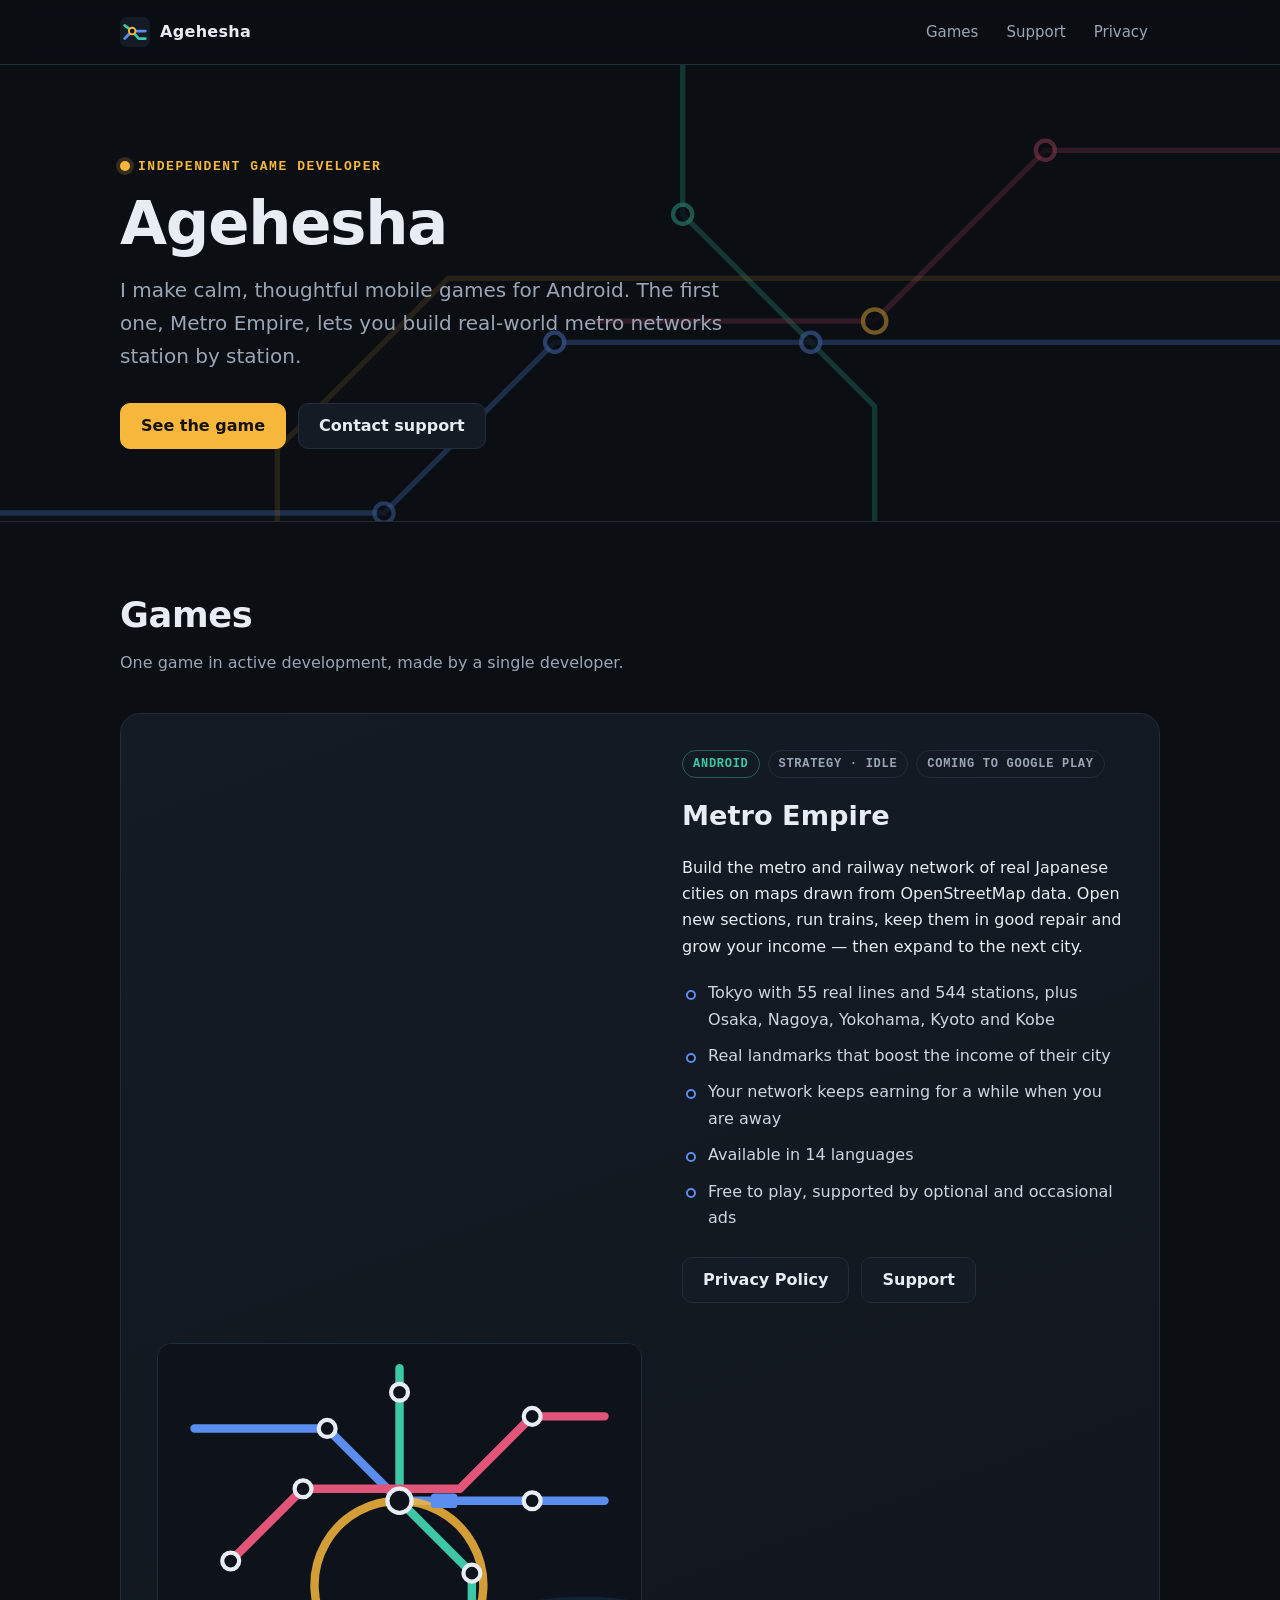
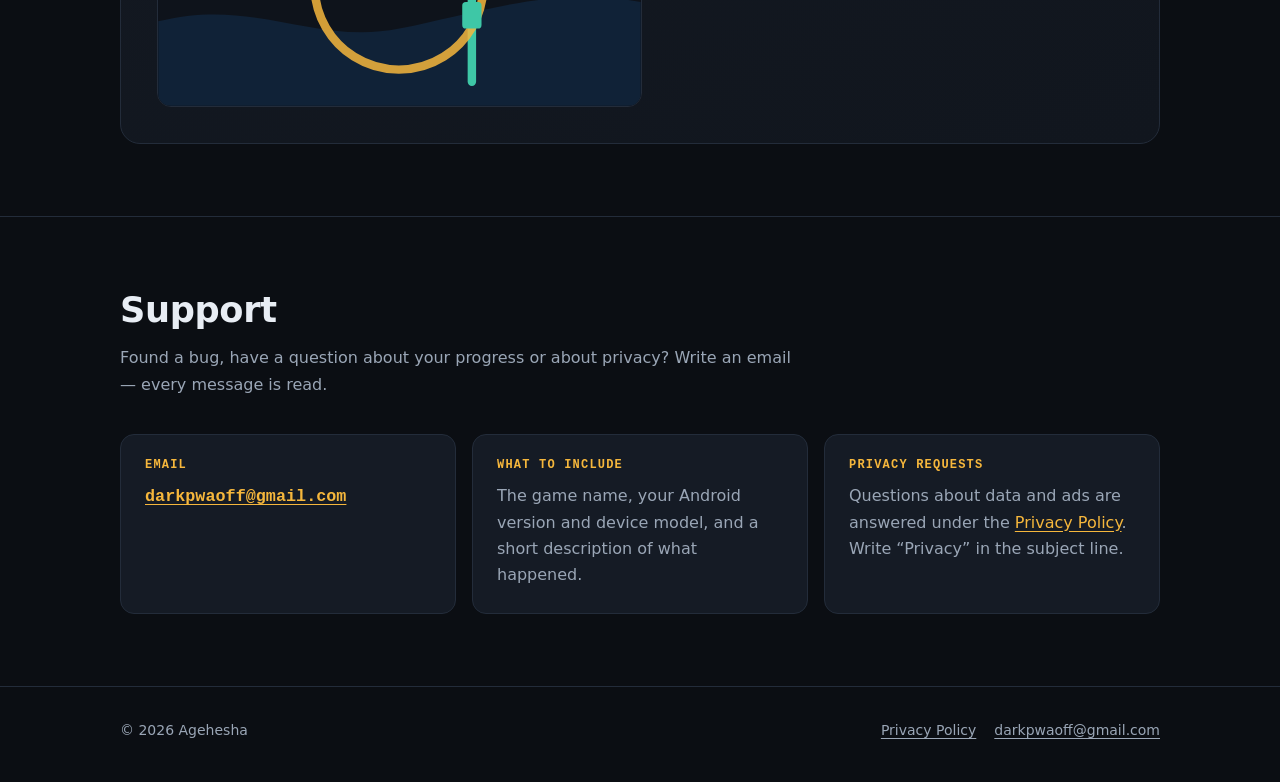
<file: index.html>
<!DOCTYPE html>
<html lang="en">
<head>
  <meta charset="utf-8">
  <meta name="viewport" content="width=device-width, initial-scale=1">
  <title>Agehesha — Independent game developer</title>
  <meta name="description" content="Agehesha is an independent mobile game developer. Home of Metro Empire, a strategy game about building real metro networks.">
  <link rel="canonical" href="https://agehesha.github.io/">
  <meta name="theme-color" content="#0b0e13">
  <meta property="og:type" content="website">
  <meta property="og:title" content="Agehesha — Independent game developer">
  <meta property="og:description" content="Home of Metro Empire, a strategy game about building real metro networks.">
  <meta property="og:url" content="https://agehesha.github.io/">
  <link rel="icon" href="/assets/img/logo.svg" type="image/svg+xml">
  <link rel="stylesheet" href="/assets/css/site.css">
</head>
<body>
  <a class="skip" href="#main">Skip to content</a>

  <header class="site-header">
    <div class="wrap">
      <a class="brand" href="/" aria-label="Agehesha home">
        <img src="/assets/img/logo.svg" alt="" width="30" height="30">
        <span>Agehesha</span>
      </a>
      <nav aria-label="Main">
        <ul class="nav">
          <li><a href="/#games">Games</a></li>
          <li><a href="/#support">Support</a></li>
          <li><a href="/privacy/">Privacy</a></li>
        </ul>
      </nav>
    </div>
  </header>

  <main id="main">
    <div class="hero">
      <svg class="hero-lines" viewBox="0 0 1200 520" preserveAspectRatio="xMidYMid slice" aria-hidden="true">
        <g fill="none" stroke-width="5" stroke-linecap="round" stroke-linejoin="round">
          <path d="M-20 420 L360 420 L520 260 L1220 260" stroke="#5a8dee" opacity=".45"/>
          <path d="M640 -20 L640 140 L820 320 L820 540" stroke="#3ec7a6" opacity=".4"/>
          <path d="M1220 80 L980 80 L820 240 L560 240" stroke="#e2557a" opacity=".32"/>
          <path d="M260 540 L260 360 L420 200 L1220 200" stroke="#f6b73c" opacity=".22"/>
        </g>
        <g fill="#0b0e13" stroke-width="4">
          <circle cx="520" cy="260" r="9" stroke="#5a8dee" opacity=".7"/>
          <circle cx="760" cy="260" r="9" stroke="#5a8dee" opacity=".7"/>
          <circle cx="640" cy="140" r="9" stroke="#3ec7a6" opacity=".7"/>
          <circle cx="820" cy="240" r="11" stroke="#f6b73c" opacity=".8"/>
          <circle cx="980" cy="80" r="9" stroke="#e2557a" opacity=".6"/>
          <circle cx="360" cy="420" r="9" stroke="#5a8dee" opacity=".6"/>
        </g>
      </svg>
      <div class="wrap">
        <p class="eyebrow">Independent game developer</p>
        <h1>Agehesha</h1>
        <p class="lead">I make calm, thoughtful mobile games for Android. The first one, Metro Empire, lets you build real-world metro networks station by station.</p>
        <div class="actions">
          <a class="btn primary" href="#games">See the game</a>
          <a class="btn" href="#support">Contact support</a>
        </div>
      </div>
    </div>

    <section id="games" aria-labelledby="games-title">
      <div class="wrap">
        <h2 id="games-title">Games</h2>
        <p class="section-intro">One game in active development, made by a single developer.</p>

        <article class="game" id="metro-empire" aria-labelledby="mm-title">
          <span id="metro-magnate" aria-hidden="true"></span>
          <div>
            <ul class="tag-row">
              <li class="tag live">Android</li>
              <li class="tag">Strategy · Idle</li>
              <li class="tag">Coming to Google Play</li>
            </ul>
            <h3 id="mm-title" style="font-size:1.7rem">Metro Empire</h3>
            <p>Build the metro and railway network of real Japanese cities on maps drawn from OpenStreetMap data. Open new sections, run trains, keep them in good repair and grow your income — then expand to the next city.</p>
            <ul class="features">
              <li>Tokyo with 55 real lines and 544 stations, plus Osaka, Nagoya, Yokohama, Kyoto and Kobe</li>
              <li>Real landmarks that boost the income of their city</li>
              <li>Your network keeps earning for a while when you are away</li>
              <li>Available in 14 languages</li>
              <li>Free to play, supported by optional and occasional ads</li>
            </ul>
            <div class="actions">
              <a class="btn" href="/privacy/">Privacy Policy</a>
              <a class="btn" href="#support">Support</a>
            </div>
          </div>
          <div class="game-art" aria-hidden="true">
            <svg viewBox="0 0 400 300">
              <rect width="400" height="300" fill="#0e131b"/>
              <path d="M0 230 C80 210 130 250 200 236 S330 200 400 214 L400 300 L0 300Z" fill="#11243a" opacity=".9"/>
              <g fill="none" stroke-width="7" stroke-linecap="round" stroke-linejoin="round">
                <path d="M30 70 L140 70 L200 130 L370 130" stroke="#5a8dee"/>
                <path d="M200 20 L200 130 L260 190 L260 280" stroke="#3ec7a6"/>
                <path d="M370 60 L310 60 L250 120 L120 120 L60 180" stroke="#e2557a"/>
                <path d="M200 130 A70 70 0 1 1 199 130" stroke="#f6b73c" opacity=".85"/>
              </g>
              <g fill="#0e131b" stroke="#e8edf4" stroke-width="3.5">
                <circle cx="140" cy="70" r="7"/><circle cx="200" cy="130" r="10"/><circle cx="310" cy="130" r="7"/>
                <circle cx="200" cy="40" r="7"/><circle cx="260" cy="190" r="7"/><circle cx="120" cy="120" r="7"/>
                <circle cx="310" cy="60" r="7"/><circle cx="60" cy="180" r="7"/>
              </g>
              <rect x="226" y="124" width="22" height="12" rx="3" fill="#5a8dee"/>
              <rect x="252" y="214" width="16" height="22" rx="3" fill="#3ec7a6"/>
            </svg>
          </div>
        </article>
      </div>
    </section>

    <section id="support" aria-labelledby="support-title">
      <div class="wrap">
        <h2 id="support-title">Support</h2>
        <p class="section-intro">Found a bug, have a question about your progress or about privacy? Write an email — every message is read.</p>
        <div class="cards">
          <div class="card">
            <p class="k">Email</p>
            <p><a class="mail" href="mailto:darkpwaoff@gmail.com">darkpwaoff@gmail.com</a></p>
          </div>
          <div class="card">
            <p class="k">What to include</p>
            <p>The game name, your Android version and device model, and a short description of what happened.</p>
          </div>
          <div class="card">
            <p class="k">Privacy requests</p>
            <p>Questions about data and ads are answered under the <a href="/privacy/">Privacy Policy</a>. Write “Privacy” in the subject line.</p>
          </div>
        </div>
      </div>
    </section>
  </main>

  <footer class="site-footer">
    <div class="wrap">
      <span>© 2026 Agehesha</span>
      <div class="foot-links">
        <a href="/privacy/">Privacy Policy</a>
        <a href="mailto:darkpwaoff@gmail.com">darkpwaoff@gmail.com</a>
      </div>
    </div>
  </footer>
</body>
</html>
</file>
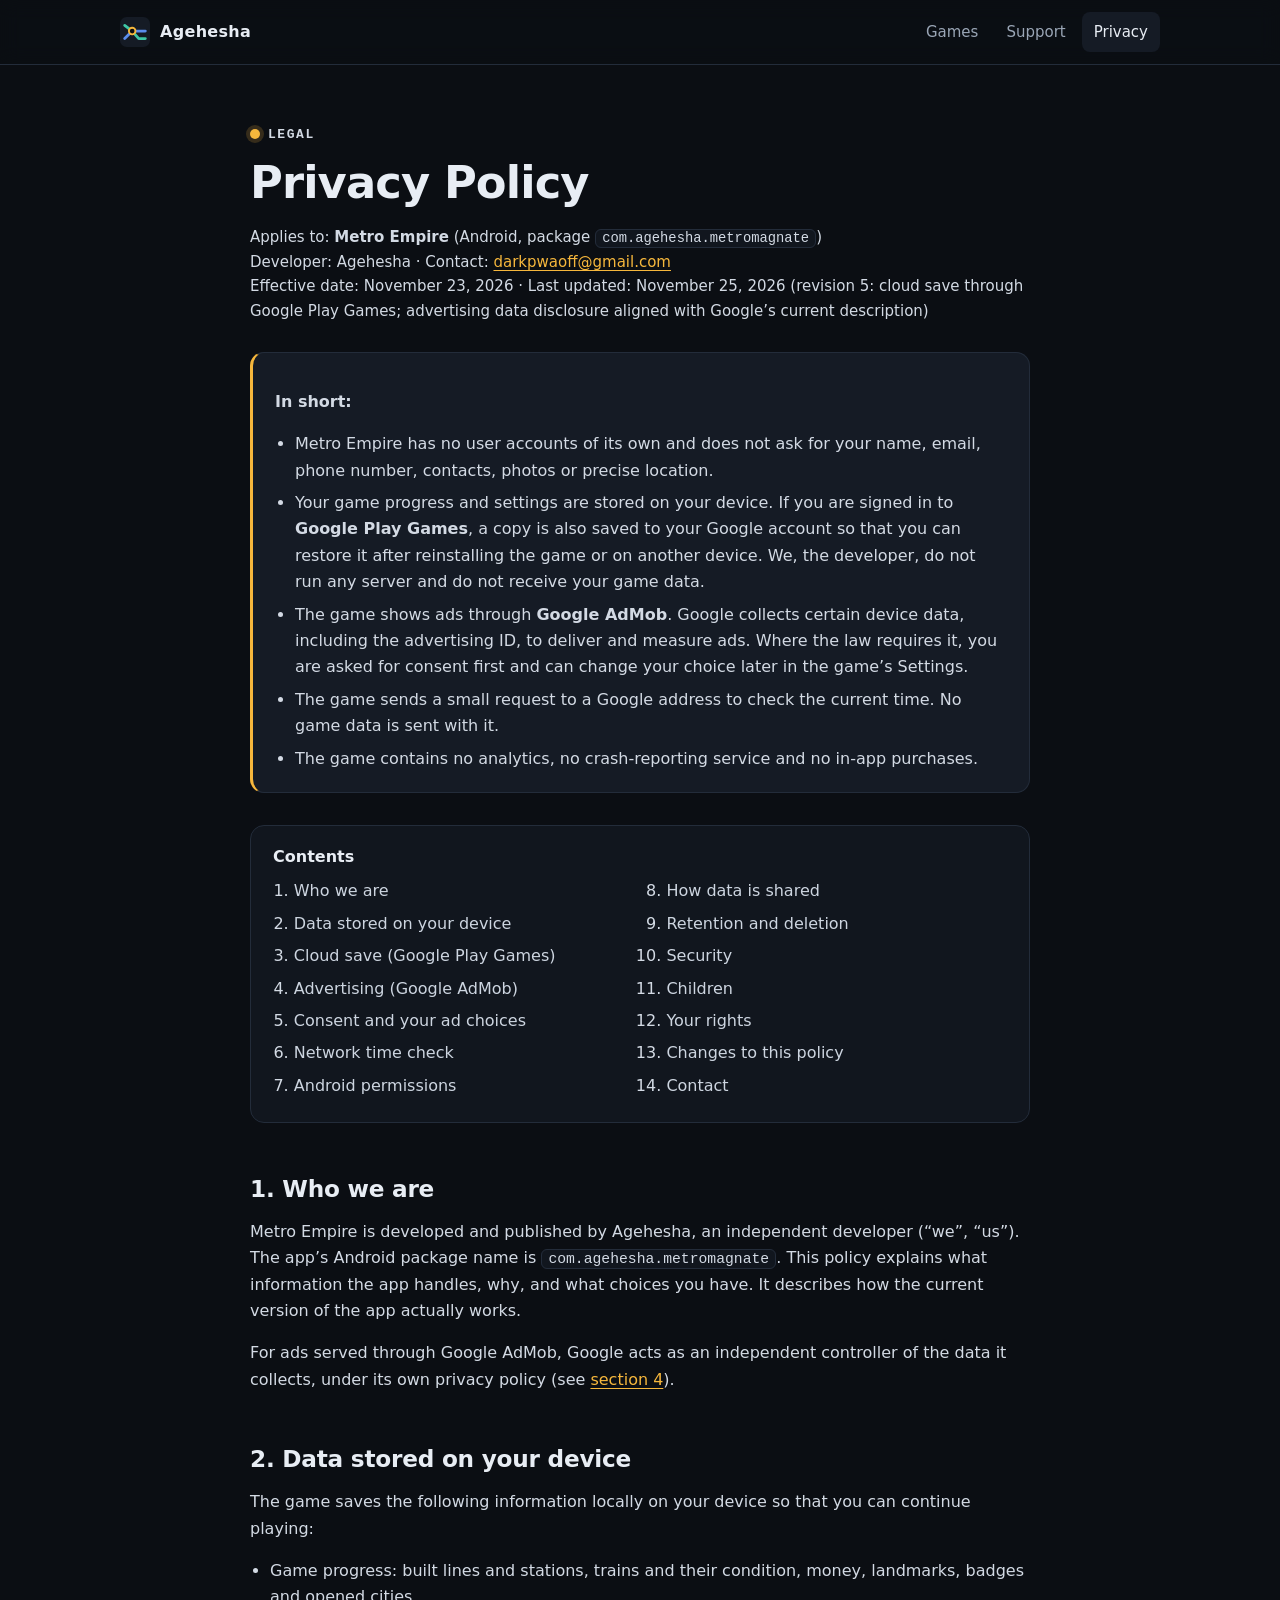
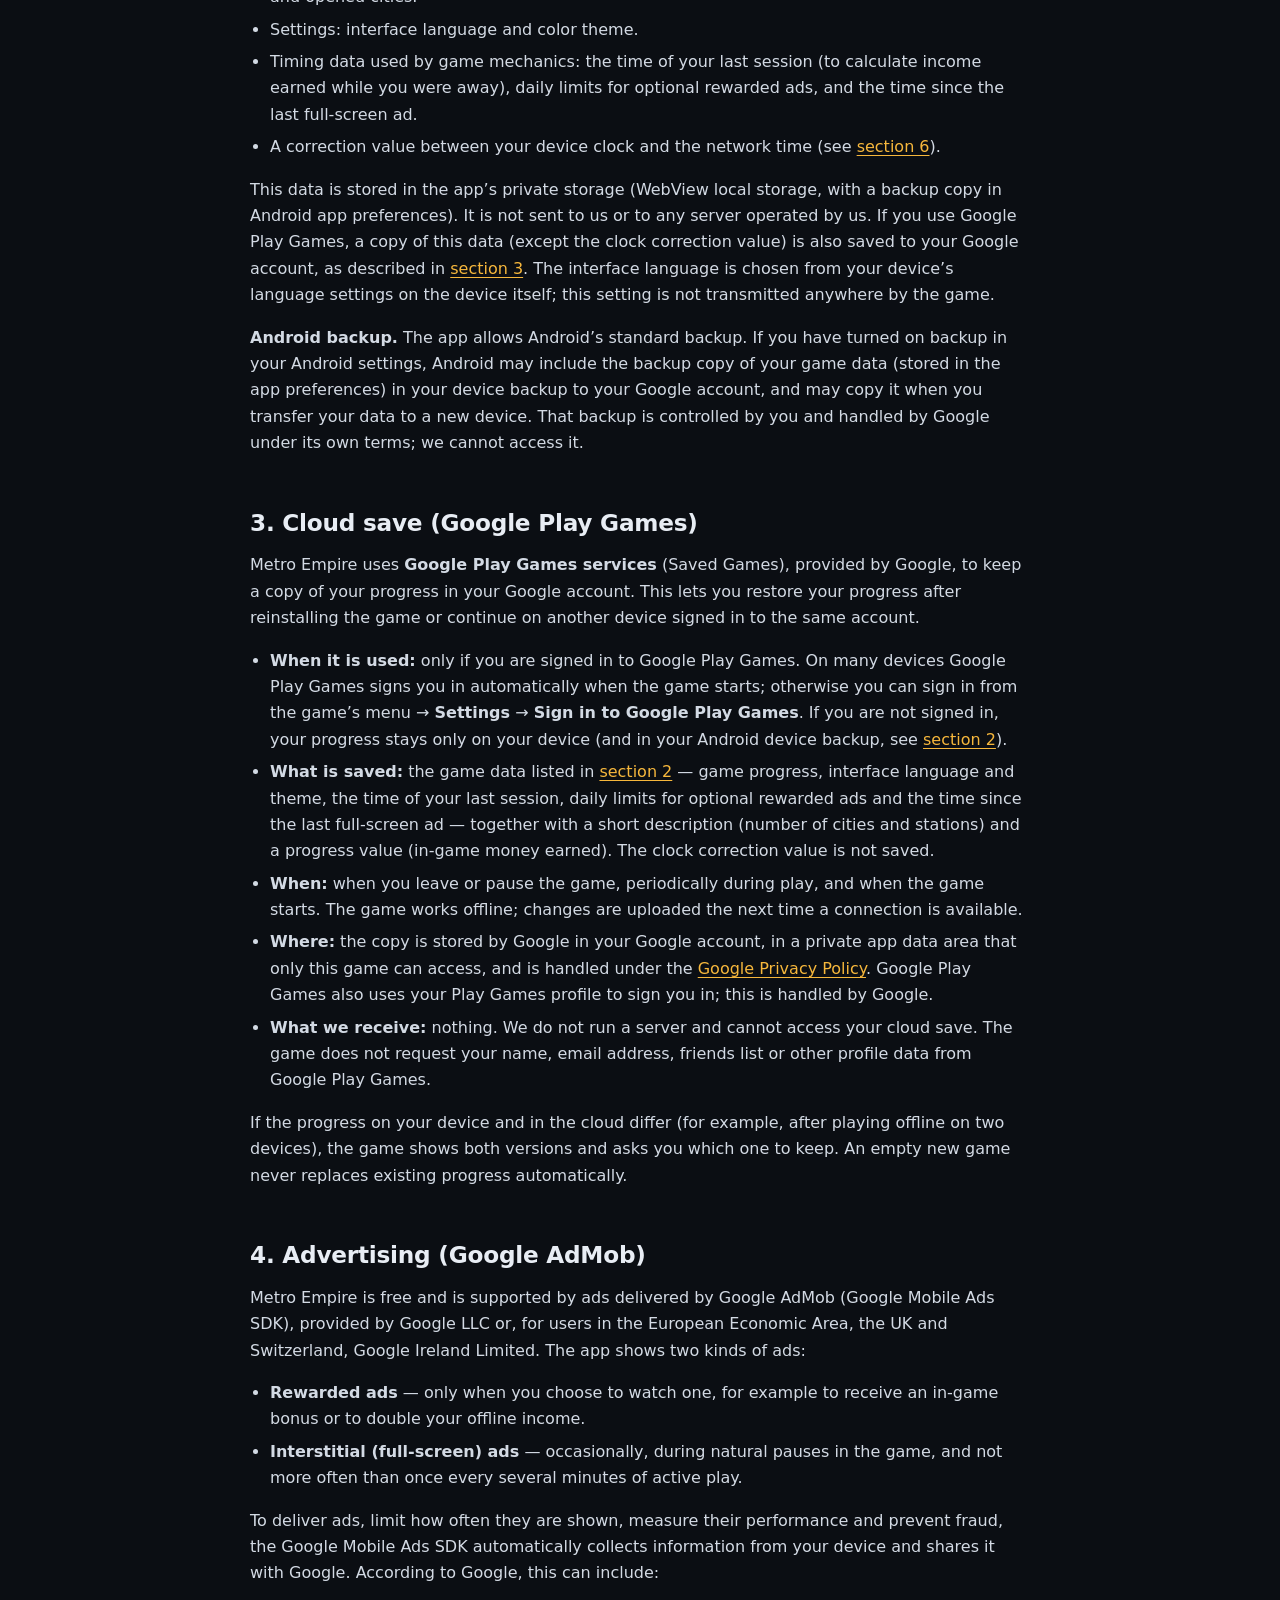
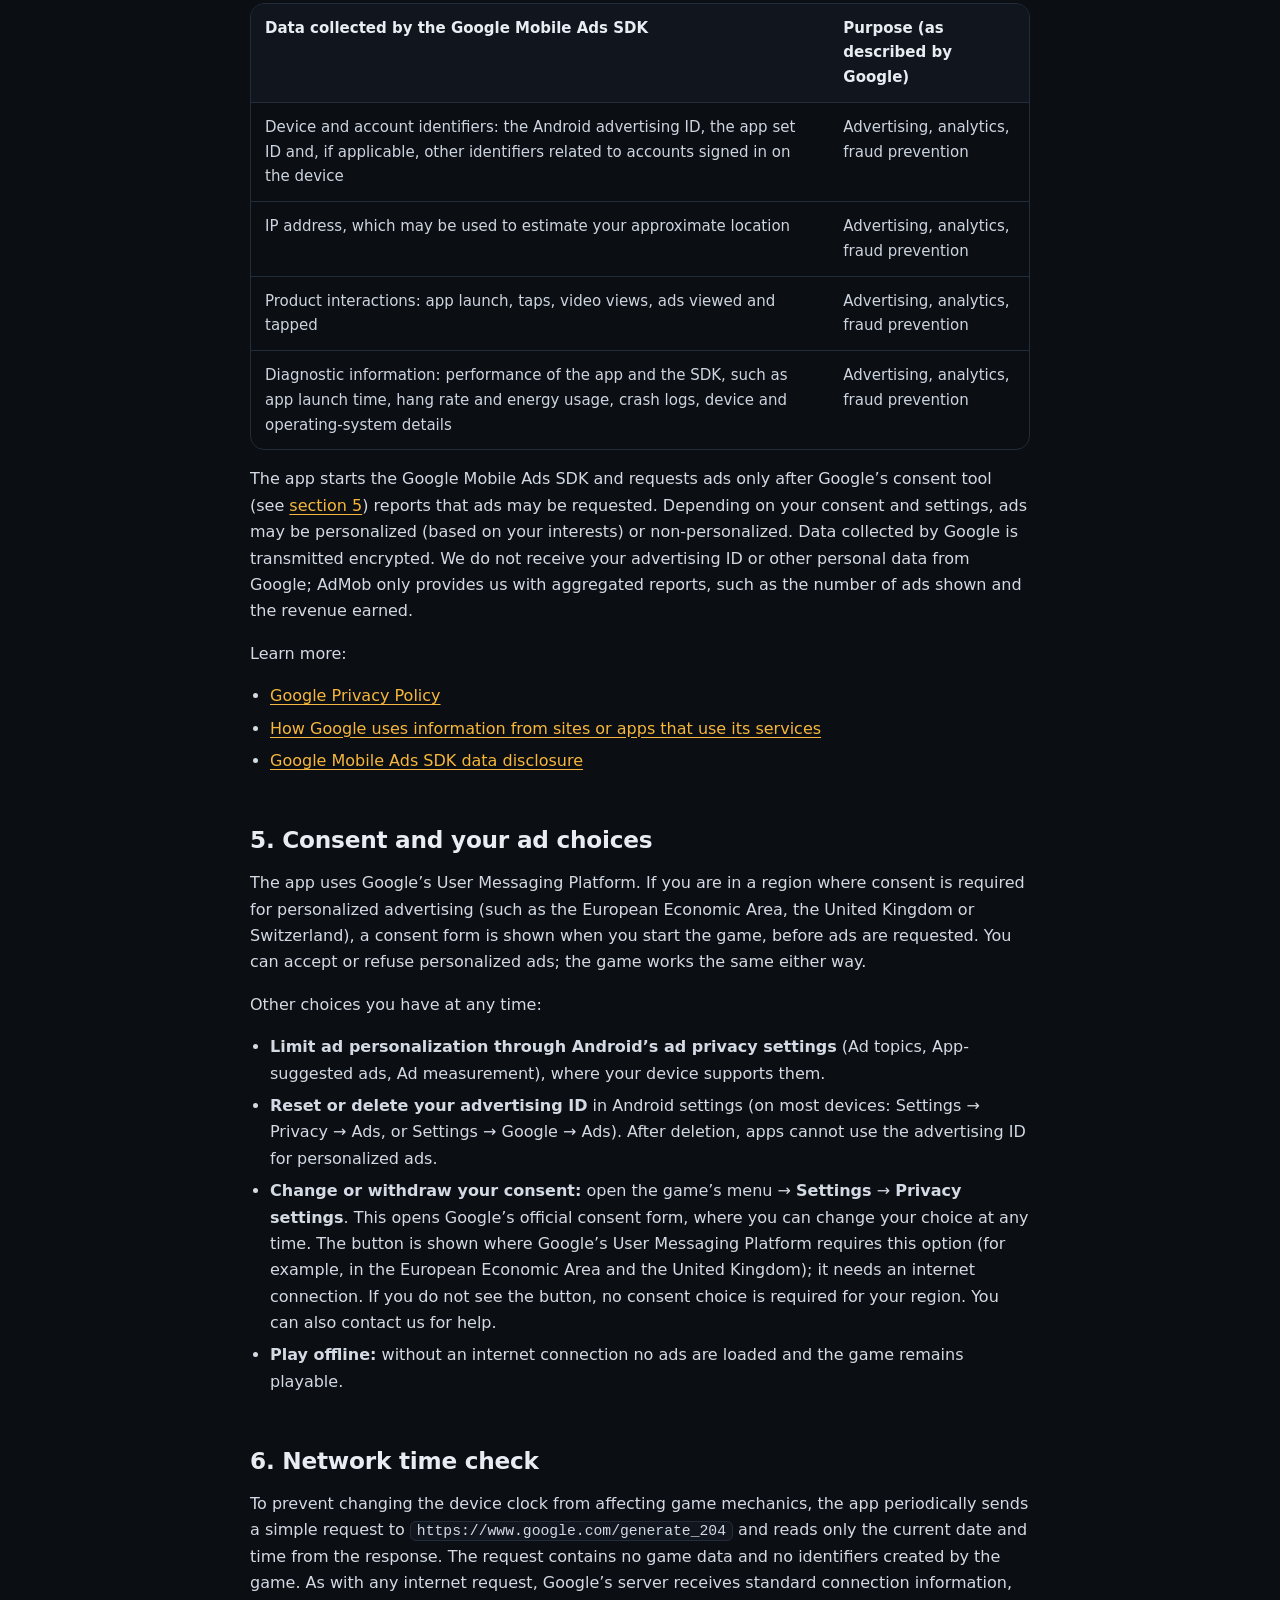
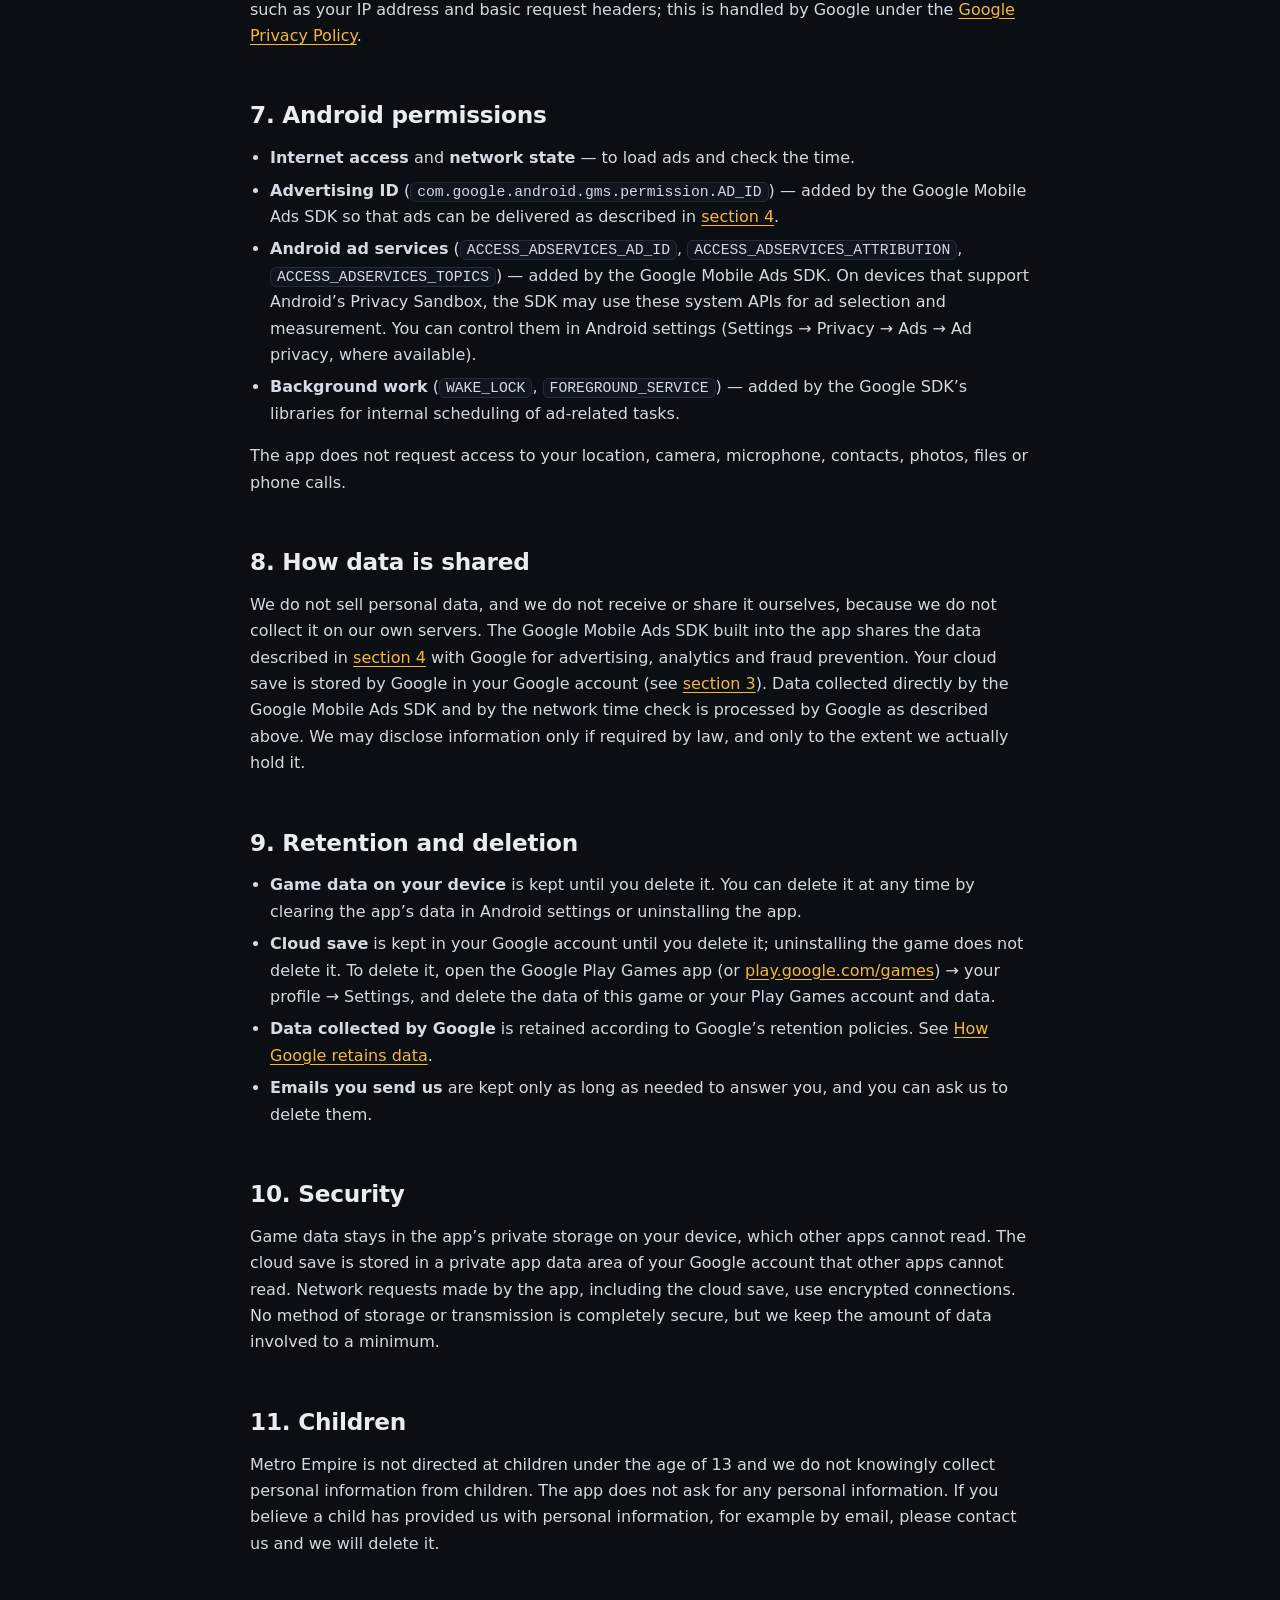
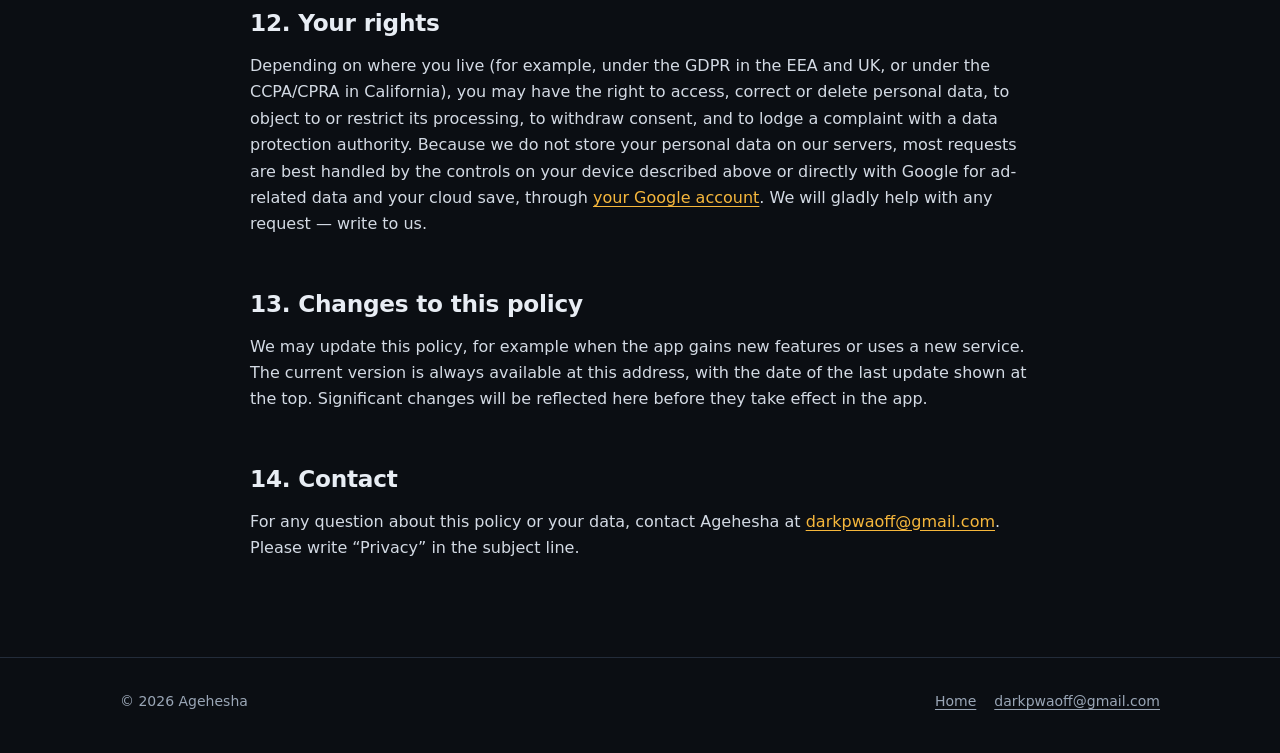
<file: privacy/index.html>
<!DOCTYPE html>
<html lang="en">
<head>
  <meta charset="utf-8">
  <meta name="viewport" content="width=device-width, initial-scale=1">
  <title>Privacy Policy — Metro Empire · Agehesha</title>
  <meta name="description" content="Privacy Policy for Metro Empire and other apps by Agehesha: what data is stored on your device, how cloud save through Google Play Games works, what Google AdMob collects, and your choices.">
  <link rel="canonical" href="https://agehesha.github.io/privacy/">
  <meta name="theme-color" content="#0b0e13">
  <link rel="icon" href="/assets/img/logo.svg" type="image/svg+xml">
  <link rel="stylesheet" href="/assets/css/site.css">
</head>
<body>
  <a class="skip" href="#main">Skip to content</a>

  <header class="site-header">
    <div class="wrap">
      <a class="brand" href="/" aria-label="Agehesha home">
        <img src="/assets/img/logo.svg" alt="" width="30" height="30">
        <span>Agehesha</span>
      </a>
      <nav aria-label="Main">
        <ul class="nav">
          <li><a href="/#games">Games</a></li>
          <li><a href="/#support">Support</a></li>
          <li><a href="/privacy/" aria-current="page">Privacy</a></li>
        </ul>
      </nav>
    </div>
  </header>

  <main id="main" class="doc">
    <div class="wrap">
      <p class="eyebrow">Legal</p>
      <h1>Privacy Policy</h1>
      <p class="meta">Applies to: <strong>Metro Empire</strong> (Android, package <code>com.agehesha.metromagnate</code>)<br>
        Developer: Agehesha · Contact: <a href="mailto:darkpwaoff@gmail.com">darkpwaoff@gmail.com</a><br>
        Effective date: November 23, 2026 · Last updated: November 25, 2026 (revision 5: cloud save through Google Play Games; advertising data disclosure aligned with Google’s current description)</p>

      <div class="summary">
        <p><strong>In short:</strong></p>
        <ul>
          <li>Metro Empire has no user accounts of its own and does not ask for your name, email, phone number, contacts, photos or precise location.</li>
          <li>Your game progress and settings are stored on your device. If you are signed in to <strong>Google Play Games</strong>, a copy is also saved to your Google account so that you can restore it after reinstalling the game or on another device. We, the developer, do not run any server and do not receive your game data.</li>
          <li>The game shows ads through <strong>Google AdMob</strong>. Google collects certain device data, including the advertising ID, to deliver and measure ads. Where the law requires it, you are asked for consent first and can change your choice later in the game’s Settings.</li>
          <li>The game sends a small request to a Google address to check the current time. No game data is sent with it.</li>
          <li>The game contains no analytics, no crash-reporting service and no in-app purchases.</li>
        </ul>
      </div>

      <nav class="toc" aria-label="Contents">
        <strong>Contents</strong>
        <ol>
          <li><a href="#who">Who we are</a></li>
          <li><a href="#device">Data stored on your device</a></li>
          <li><a href="#cloud">Cloud save (Google Play Games)</a></li>
          <li><a href="#ads">Advertising (Google AdMob)</a></li>
          <li><a href="#consent">Consent and your ad choices</a></li>
          <li><a href="#time">Network time check</a></li>
          <li><a href="#permissions">Android permissions</a></li>
          <li><a href="#sharing">How data is shared</a></li>
          <li><a href="#retention">Retention and deletion</a></li>
          <li><a href="#security">Security</a></li>
          <li><a href="#children">Children</a></li>
          <li><a href="#rights">Your rights</a></li>
          <li><a href="#changes">Changes to this policy</a></li>
          <li><a href="#contact">Contact</a></li>
        </ol>
      </nav>

      <h2 id="who">1. Who we are</h2>
      <p>Metro Empire is developed and published by Agehesha, an independent developer (“we”, “us”). The app’s Android package name is <code>com.agehesha.metromagnate</code>. This policy explains what information the app handles, why, and what choices you have. It describes how the current version of the app actually works.</p>
      <p>For ads served through Google AdMob, Google acts as an independent controller of the data it collects, under its own privacy policy (see <a href="#ads">section 4</a>).</p>

      <h2 id="device">2. Data stored on your device</h2>
      <p>The game saves the following information locally on your device so that you can continue playing:</p>
      <ul>
        <li>Game progress: built lines and stations, trains and their condition, money, landmarks, badges and opened cities.</li>
        <li>Settings: interface language and color theme.</li>
        <li>Timing data used by game mechanics: the time of your last session (to calculate income earned while you were away), daily limits for optional rewarded ads, and the time since the last full-screen ad.</li>
        <li>A correction value between your device clock and the network time (see <a href="#time">section 6</a>).</li>
      </ul>
      <p>This data is stored in the app’s private storage (WebView local storage, with a backup copy in Android app preferences). It is not sent to us or to any server operated by us. If you use Google Play Games, a copy of this data (except the clock correction value) is also saved to your Google account, as described in <a href="#cloud">section 3</a>. The interface language is chosen from your device’s language settings on the device itself; this setting is not transmitted anywhere by the game.</p>
      <p><strong>Android backup.</strong> The app allows Android’s standard backup. If you have turned on backup in your Android settings, Android may include the backup copy of your game data (stored in the app preferences) in your device backup to your Google account, and may copy it when you transfer your data to a new device. That backup is controlled by you and handled by Google under its own terms; we cannot access it.</p>

      <h2 id="cloud">3. Cloud save (Google Play Games)</h2>
      <p>Metro Empire uses <strong>Google Play Games services</strong> (Saved Games), provided by Google, to keep a copy of your progress in your Google account. This lets you restore your progress after reinstalling the game or continue on another device signed in to the same account.</p>
      <ul>
        <li><strong>When it is used:</strong> only if you are signed in to Google Play Games. On many devices Google Play Games signs you in automatically when the game starts; otherwise you can sign in from the game’s menu → <strong>Settings</strong> → <strong>Sign in to Google Play Games</strong>. If you are not signed in, your progress stays only on your device (and in your Android device backup, see <a href="#device">section 2</a>).</li>
        <li><strong>What is saved:</strong> the game data listed in <a href="#device">section 2</a> — game progress, interface language and theme, the time of your last session, daily limits for optional rewarded ads and the time since the last full-screen ad — together with a short description (number of cities and stations) and a progress value (in-game money earned). The clock correction value is not saved.</li>
        <li><strong>When:</strong> when you leave or pause the game, periodically during play, and when the game starts. The game works offline; changes are uploaded the next time a connection is available.</li>
        <li><strong>Where:</strong> the copy is stored by Google in your Google account, in a private app data area that only this game can access, and is handled under the <a href="https://policies.google.com/privacy" rel="noopener">Google Privacy Policy</a>. Google Play Games also uses your Play Games profile to sign you in; this is handled by Google.</li>
        <li><strong>What we receive:</strong> nothing. We do not run a server and cannot access your cloud save. The game does not request your name, email address, friends list or other profile data from Google Play Games.</li>
      </ul>
      <p>If the progress on your device and in the cloud differ (for example, after playing offline on two devices), the game shows both versions and asks you which one to keep. An empty new game never replaces existing progress automatically.</p>

      <h2 id="ads">4. Advertising (Google AdMob)</h2>
      <p>Metro Empire is free and is supported by ads delivered by Google AdMob (Google Mobile Ads SDK), provided by Google LLC or, for users in the European Economic Area, the UK and Switzerland, Google Ireland Limited. The app shows two kinds of ads:</p>
      <ul>
        <li><strong>Rewarded ads</strong> — only when you choose to watch one, for example to receive an in-game bonus or to double your offline income.</li>
        <li><strong>Interstitial (full-screen) ads</strong> — occasionally, during natural pauses in the game, and not more often than once every several minutes of active play.</li>
      </ul>
      <p>To deliver ads, limit how often they are shown, measure their performance and prevent fraud, the Google Mobile Ads SDK automatically collects information from your device and shares it with Google. According to Google, this can include:</p>
      <div class="table-wrap">
        <table>
          <thead><tr><th>Data collected by the Google Mobile Ads SDK</th><th>Purpose (as described by Google)</th></tr></thead>
          <tbody>
            <tr><td>Device and account identifiers: the Android advertising ID, the app set ID and, if applicable, other identifiers related to accounts signed in on the device</td><td>Advertising, analytics, fraud prevention</td></tr>
            <tr><td>IP address, which may be used to estimate your approximate location</td><td>Advertising, analytics, fraud prevention</td></tr>
            <tr><td>Product interactions: app launch, taps, video views, ads viewed and tapped</td><td>Advertising, analytics, fraud prevention</td></tr>
            <tr><td>Diagnostic information: performance of the app and the SDK, such as app launch time, hang rate and energy usage, crash logs, device and operating-system details</td><td>Advertising, analytics, fraud prevention</td></tr>
          </tbody>
        </table>
      </div>
      <p>The app starts the Google Mobile Ads SDK and requests ads only after Google’s consent tool (see <a href="#consent">section 5</a>) reports that ads may be requested. Depending on your consent and settings, ads may be personalized (based on your interests) or non-personalized. Data collected by Google is transmitted encrypted. We do not receive your advertising ID or other personal data from Google; AdMob only provides us with aggregated reports, such as the number of ads shown and the revenue earned.</p>
      <p>Learn more:</p>
      <ul>
        <li><a href="https://policies.google.com/privacy" rel="noopener">Google Privacy Policy</a></li>
        <li><a href="https://policies.google.com/technologies/partner-sites" rel="noopener">How Google uses information from sites or apps that use its services</a></li>
        <li><a href="https://developers.google.com/admob/android/privacy/play-data-disclosure" rel="noopener">Google Mobile Ads SDK data disclosure</a></li>
      </ul>

      <h2 id="consent">5. Consent and your ad choices</h2>
      <p>The app uses Google’s User Messaging Platform. If you are in a region where consent is required for personalized advertising (such as the European Economic Area, the United Kingdom or Switzerland), a consent form is shown when you start the game, before ads are requested. You can accept or refuse personalized ads; the game works the same either way.</p>
      <p>Other choices you have at any time:</p>
      <ul>
        <li><strong>Limit ad personalization through Android’s ad privacy settings</strong> (Ad topics, App-suggested ads, Ad measurement), where your device supports them.</li>
        <li><strong>Reset or delete your advertising ID</strong> in Android settings (on most devices: Settings → Privacy → Ads, or Settings → Google → Ads). After deletion, apps cannot use the advertising ID for personalized ads.</li>
        <li><strong>Change or withdraw your consent:</strong> open the game’s menu → <strong>Settings</strong> → <strong>Privacy settings</strong>. This opens Google’s official consent form, where you can change your choice at any time. The button is shown where Google’s User Messaging Platform requires this option (for example, in the European Economic Area and the United Kingdom); it needs an internet connection. If you do not see the button, no consent choice is required for your region. You can also contact us for help.</li>
        <li><strong>Play offline:</strong> without an internet connection no ads are loaded and the game remains playable.</li>
      </ul>

      <h2 id="time">6. Network time check</h2>
      <p>To prevent changing the device clock from affecting game mechanics, the app periodically sends a simple request to <code>https://www.google.com/generate_204</code> and reads only the current date and time from the response. The request contains no game data and no identifiers created by the game. As with any internet request, Google’s server receives standard connection information, such as your IP address and basic request headers; this is handled by Google under the <a href="https://policies.google.com/privacy" rel="noopener">Google Privacy Policy</a>.</p>

      <h2 id="permissions">7. Android permissions</h2>
      <ul>
        <li><strong>Internet access</strong> and <strong>network state</strong> — to load ads and check the time.</li>
        <li><strong>Advertising ID</strong> (<code>com.google.android.gms.permission.AD_ID</code>) — added by the Google Mobile Ads SDK so that ads can be delivered as described in <a href="#ads">section 4</a>.</li>
        <li><strong>Android ad services</strong> (<code>ACCESS_ADSERVICES_AD_ID</code>, <code>ACCESS_ADSERVICES_ATTRIBUTION</code>, <code>ACCESS_ADSERVICES_TOPICS</code>) — added by the Google Mobile Ads SDK. On devices that support Android’s Privacy Sandbox, the SDK may use these system APIs for ad selection and measurement. You can control them in Android settings (Settings → Privacy → Ads → Ad privacy, where available).</li>
        <li><strong>Background work</strong> (<code>WAKE_LOCK</code>, <code>FOREGROUND_SERVICE</code>) — added by the Google SDK’s libraries for internal scheduling of ad-related tasks.</li>
      </ul>
      <p>The app does not request access to your location, camera, microphone, contacts, photos, files or phone calls.</p>

      <h2 id="sharing">8. How data is shared</h2>
      <p>We do not sell personal data, and we do not receive or share it ourselves, because we do not collect it on our own servers. The Google Mobile Ads SDK built into the app shares the data described in <a href="#ads">section 4</a> with Google for advertising, analytics and fraud prevention. Your cloud save is stored by Google in your Google account (see <a href="#cloud">section 3</a>). Data collected directly by the Google Mobile Ads SDK and by the network time check is processed by Google as described above. We may disclose information only if required by law, and only to the extent we actually hold it.</p>

      <h2 id="retention">9. Retention and deletion</h2>
      <ul>
        <li><strong>Game data on your device</strong> is kept until you delete it. You can delete it at any time by clearing the app’s data in Android settings or uninstalling the app.</li>
        <li><strong>Cloud save</strong> is kept in your Google account until you delete it; uninstalling the game does not delete it. To delete it, open the Google Play Games app (or <a href="https://play.google.com/games" rel="noopener">play.google.com/games</a>) → your profile → Settings, and delete the data of this game or your Play Games account and data.</li>
        <li><strong>Data collected by Google</strong> is retained according to Google’s retention policies. See <a href="https://policies.google.com/technologies/retention" rel="noopener">How Google retains data</a>.</li>
        <li><strong>Emails you send us</strong> are kept only as long as needed to answer you, and you can ask us to delete them.</li>
      </ul>

      <h2 id="security">10. Security</h2>
      <p>Game data stays in the app’s private storage on your device, which other apps cannot read. The cloud save is stored in a private app data area of your Google account that other apps cannot read. Network requests made by the app, including the cloud save, use encrypted connections. No method of storage or transmission is completely secure, but we keep the amount of data involved to a minimum.</p>

      <h2 id="children">11. Children</h2>
      <p>Metro Empire is not directed at children under the age of 13 and we do not knowingly collect personal information from children. The app does not ask for any personal information. If you believe a child has provided us with personal information, for example by email, please contact us and we will delete it.</p>

      <h2 id="rights">12. Your rights</h2>
      <p>Depending on where you live (for example, under the GDPR in the EEA and UK, or under the CCPA/CPRA in California), you may have the right to access, correct or delete personal data, to object to or restrict its processing, to withdraw consent, and to lodge a complaint with a data protection authority. Because we do not store your personal data on our servers, most requests are best handled by the controls on your device described above or directly with Google for ad-related data and your cloud save, through <a href="https://myaccount.google.com/data-and-privacy" rel="noopener">your Google account</a>. We will gladly help with any request — write to us.</p>

      <h2 id="changes">13. Changes to this policy</h2>
      <p>We may update this policy, for example when the app gains new features or uses a new service. The current version is always available at this address, with the date of the last update shown at the top. Significant changes will be reflected here before they take effect in the app.</p>

      <h2 id="contact">14. Contact</h2>
      <p>For any question about this policy or your data, contact Agehesha at <a href="mailto:darkpwaoff@gmail.com">darkpwaoff@gmail.com</a>. Please write “Privacy” in the subject line.</p>
    </div>
  </main>

  <footer class="site-footer">
    <div class="wrap">
      <span>© 2026 Agehesha</span>
      <div class="foot-links">
        <a href="/">Home</a>
        <a href="mailto:darkpwaoff@gmail.com">darkpwaoff@gmail.com</a>
      </div>
    </div>
  </footer>
</body>
</html>
</file>
<file: assets/css/site.css>
/* Agehesha — site styles. No external fonts or scripts: nothing is loaded from third parties. */
:root {
  --bg: #0b0e13;
  --bg-2: #11161e;
  --surface: #151b25;
  --line: #232c3a;
  --text: #e8edf4;
  --muted: #9aa6b6;
  --accent: #f6b73c;   /* signal amber */
  --accent-2: #3ec7a6; /* line green */
  --accent-3: #5a8dee; /* line blue */
  --accent-4: #e2557a; /* line red */
  --radius: 14px;
  --max: 1080px;
  --font: system-ui, -apple-system, "Segoe UI", Roboto, "Helvetica Neue", Arial, "Noto Sans", sans-serif;
  --mono: ui-monospace, "SFMono-Regular", Consolas, "Liberation Mono", monospace;
  color-scheme: dark;
}

*, *::before, *::after { box-sizing: border-box; }
html { -webkit-text-size-adjust: 100%; scroll-behavior: smooth; }
@media (prefers-reduced-motion: reduce) { html { scroll-behavior: auto; } * { transition: none !important; } }
body {
  margin: 0;
  background: var(--bg);
  color: var(--text);
  font: 16px/1.65 var(--font);
  overflow-wrap: break-word;
}
img, svg { display: block; max-width: 100%; }
a { color: var(--accent); text-underline-offset: 3px; }
a:hover { color: #ffd27a; }
[id] { scroll-margin-top: 84px; }
:focus-visible { outline: 2px solid var(--accent); outline-offset: 3px; border-radius: 4px; }

.wrap { width: 100%; max-width: var(--max); margin: 0 auto; padding: 0 20px; }
.skip { position: absolute; left: -9999px; top: 0; background: var(--accent); color: #111; padding: 8px 14px; z-index: 10; }
.skip:focus { left: 12px; top: 12px; }

/* ---------- header ---------- */
.site-header {
  position: sticky; top: 0; z-index: 5;
  background: rgba(11, 14, 19, 0.86);
  backdrop-filter: saturate(140%) blur(10px);
  -webkit-backdrop-filter: saturate(140%) blur(10px);
  border-bottom: 1px solid var(--line);
}
.site-header .wrap { display: flex; align-items: center; justify-content: space-between; gap: 16px; min-height: 64px; flex-wrap: wrap; }
.brand { display: flex; align-items: center; gap: 10px; color: var(--text); text-decoration: none; font-weight: 700; letter-spacing: 0.02em; }
.brand svg { width: 30px; height: 30px; }
.brand:hover { color: var(--text); }
.nav { display: flex; gap: 4px; flex-wrap: wrap; margin: 0; padding: 0; list-style: none; }
.nav a { display: block; padding: 8px 12px; border-radius: 8px; color: var(--muted); text-decoration: none; font-size: 15px; }
.nav a:hover, .nav a[aria-current="page"] { color: var(--text); background: var(--surface); }

/* ---------- hero ---------- */
.hero { position: relative; padding: 88px 0 72px; overflow: hidden; border-bottom: 1px solid var(--line); }
.hero-lines { position: absolute; inset: 0; z-index: 0; opacity: 0.55; pointer-events: none; }
.hero .wrap { position: relative; z-index: 1; }
.eyebrow { display: inline-flex; align-items: center; gap: 8px; font: 600 13px/1 var(--mono); letter-spacing: 0.12em; text-transform: uppercase; color: var(--accent); margin: 0 0 18px; }
.eyebrow::before { content: ""; width: 10px; height: 10px; border-radius: 50%; background: var(--accent); box-shadow: 0 0 0 4px rgba(246, 183, 60, 0.18); }
h1 { font-size: clamp(2.2rem, 6vw, 3.8rem); line-height: 1.08; margin: 0 0 18px; letter-spacing: -0.02em; }
.lead { font-size: clamp(1.05rem, 2.2vw, 1.25rem); color: var(--muted); max-width: 640px; margin: 0 0 30px; }
.actions { display: flex; gap: 12px; flex-wrap: wrap; }
.btn {
  display: inline-flex; align-items: center; gap: 8px; min-height: 46px; padding: 0 20px;
  border-radius: 10px; font-weight: 600; text-decoration: none; border: 1px solid var(--line);
  color: var(--text); background: var(--surface); transition: border-color .15s, background .15s;
}
.btn:hover { color: var(--text); border-color: #3a475b; background: #1a2230; }
.btn.primary { background: var(--accent); border-color: var(--accent); color: #17130a; }
.btn.primary:hover { background: #ffc85c; color: #17130a; }

/* ---------- sections ---------- */
section { padding: 72px 0; }
section + section { border-top: 1px solid var(--line); }
h2 { font-size: clamp(1.6rem, 3.6vw, 2.2rem); line-height: 1.2; margin: 0 0 14px; letter-spacing: -0.01em; }
h3 { font-size: 1.15rem; margin: 0 0 8px; }
.section-intro { color: var(--muted); max-width: 680px; margin: 0 0 36px; }

.game {
  display: grid; grid-template-columns: minmax(0, 1.1fr) minmax(0, 1fr); gap: 40px; align-items: center;
  background: linear-gradient(160deg, var(--surface), var(--bg-2));
  border: 1px solid var(--line); border-radius: calc(var(--radius) + 6px); padding: 36px;
}
.game-art { background: #0e131b; border: 1px solid var(--line); border-radius: var(--radius); aspect-ratio: 4 / 3; overflow: hidden; }
.game-art svg { width: 100%; height: 100%; }
.tag-row { display: flex; gap: 8px; flex-wrap: wrap; margin: 0 0 16px; padding: 0; list-style: none; }
.tag { font: 600 12px/1 var(--mono); letter-spacing: 0.06em; text-transform: uppercase; padding: 7px 10px; border-radius: 999px; border: 1px solid var(--line); color: var(--muted); }
.tag.live { color: var(--accent-2); border-color: rgba(62, 199, 166, 0.4); }
.features { list-style: none; padding: 0; margin: 20px 0 26px; display: grid; gap: 10px; }
.features li { position: relative; padding-left: 26px; color: #cdd5e0; }
.features li::before { content: ""; position: absolute; left: 4px; top: 0.62em; width: 10px; height: 10px; border-radius: 50%; border: 2px solid var(--accent-3); background: var(--bg); }

.cards { display: grid; grid-template-columns: repeat(3, minmax(0, 1fr)); gap: 16px; }
.card { background: var(--surface); border: 1px solid var(--line); border-radius: var(--radius); padding: 24px; }
.card p { margin: 0; color: var(--muted); }
.card .k { font: 600 12px/1 var(--mono); letter-spacing: 0.1em; text-transform: uppercase; color: var(--accent); margin: 0 0 12px; }
.mail { font: 600 1.05rem/1.3 var(--mono); word-break: break-all; }

/* ---------- document pages (privacy) ---------- */
.doc { padding: 56px 0 80px; }
.doc .wrap { max-width: 820px; }
.doc h1 { font-size: clamp(2rem, 5vw, 2.8rem); }
.doc h2 { font-size: 1.45rem; margin-top: 44px; padding-top: 8px; scroll-margin-top: 84px; }
.doc h3 { margin-top: 26px; }
.doc p, .doc li { color: #d3dae4; }
.doc ul { padding-left: 1.25rem; }
.doc li + li { margin-top: 6px; }
.meta { color: var(--muted); font-size: 15px; margin: 0 0 28px; }
.summary { background: var(--surface); border: 1px solid var(--line); border-left: 3px solid var(--accent); border-radius: var(--radius); padding: 20px 22px; margin: 0 0 32px; }
.summary p:last-child, .summary ul:last-child { margin-bottom: 0; }
.toc { background: var(--bg-2); border: 1px solid var(--line); border-radius: var(--radius); padding: 18px 22px; margin: 0 0 12px; }
.toc ol { margin: 8px 0 0; padding-left: 1.3rem; columns: 2; column-gap: 32px; }
.toc li { break-inside: avoid; margin: 0 0 4px; }
.toc a { color: #cdd5e0; text-decoration: none; }
.toc a:hover { color: var(--accent); text-decoration: underline; }
.table-wrap { overflow-x: auto; margin: 16px 0; border: 1px solid var(--line); border-radius: var(--radius); }
table { border-collapse: collapse; width: 100%; min-width: 560px; font-size: 15px; }
th, td { text-align: left; vertical-align: top; padding: 12px 14px; border-bottom: 1px solid var(--line); }
th { background: var(--bg-2); color: var(--text); font-weight: 600; }
tr:last-child td { border-bottom: 0; }
td { color: #cdd5e0; }
code { font: 0.92em var(--mono); background: var(--bg-2); border: 1px solid var(--line); border-radius: 6px; padding: 1px 6px; }

/* ---------- footer ---------- */
.site-footer { border-top: 1px solid var(--line); padding: 32px 0 40px; color: var(--muted); font-size: 14px; }
.site-footer .wrap { display: flex; justify-content: space-between; gap: 16px; flex-wrap: wrap; }
.site-footer a { color: var(--muted); }
.site-footer a:hover { color: var(--text); }
.foot-links { display: flex; gap: 18px; flex-wrap: wrap; }

/* ---------- responsive ---------- */
@media (max-width: 860px) {
  .game { grid-template-columns: 1fr; padding: 24px; gap: 28px; }
  .cards { grid-template-columns: 1fr; }
  .toc ol { columns: 1; }
}
@media (max-width: 520px) {
  .hero { padding: 56px 0 48px; }
  section { padding: 52px 0; }
  .site-header .wrap { padding-top: 8px; padding-bottom: 8px; }
  .nav a { padding: 6px 9px; font-size: 14px; }
  .btn { width: 100%; justify-content: center; }
}
</file>
